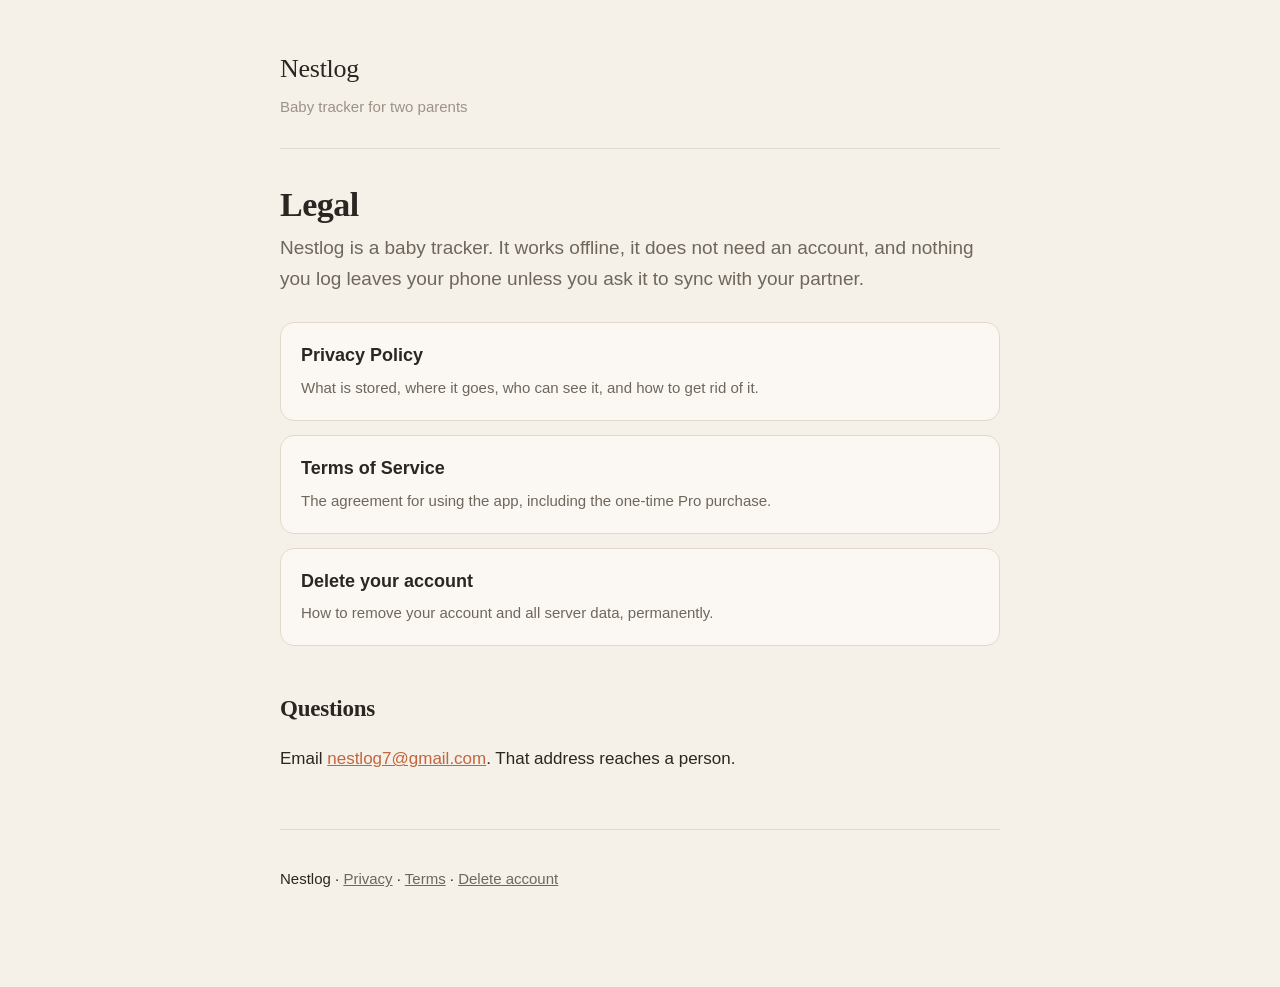
<file: index.html>
<!doctype html>
<html lang="en">
<head>
<meta charset="utf-8">
<meta name="viewport" content="width=device-width, initial-scale=1">
<title>Nestlog — Legal</title>
<link rel="stylesheet" href="style.css">
</head>
<body>
<div class="wrap">

<header class="site">
  <a class="brand" href="./">Nestlog</a>
  <div class="tag">Baby tracker for two parents</div>
</header>

<h1>Legal</h1>

<p class="lede">Nestlog is a baby tracker. It works offline, it does not need an account, and nothing you log leaves your phone unless you ask it to sync with your partner.</p>

<div class="nav-cards">
  <a class="nav-card" href="privacy.html">
    <strong>Privacy Policy</strong>
    <span>What is stored, where it goes, who can see it, and how to get rid of it.</span>
  </a>
  <a class="nav-card" href="terms.html">
    <strong>Terms of Service</strong>
    <span>The agreement for using the app, including the one-time Pro purchase.</span>
  </a>
  <a class="nav-card" href="delete-account.html">
    <strong>Delete your account</strong>
    <span>How to remove your account and all server data, permanently.</span>
  </a>
</div>

<h2>Questions</h2>

<p>Email <a href="mailto:nestlog7@gmail.com">nestlog7@gmail.com</a>. That address reaches a person.</p>

<footer class="site">
  <p>Nestlog &middot; <a href="privacy.html">Privacy</a> &middot; <a href="terms.html">Terms</a> &middot; <a href="delete-account.html">Delete account</a></p>
</footer>

</div>
</body>
</html>
</file>
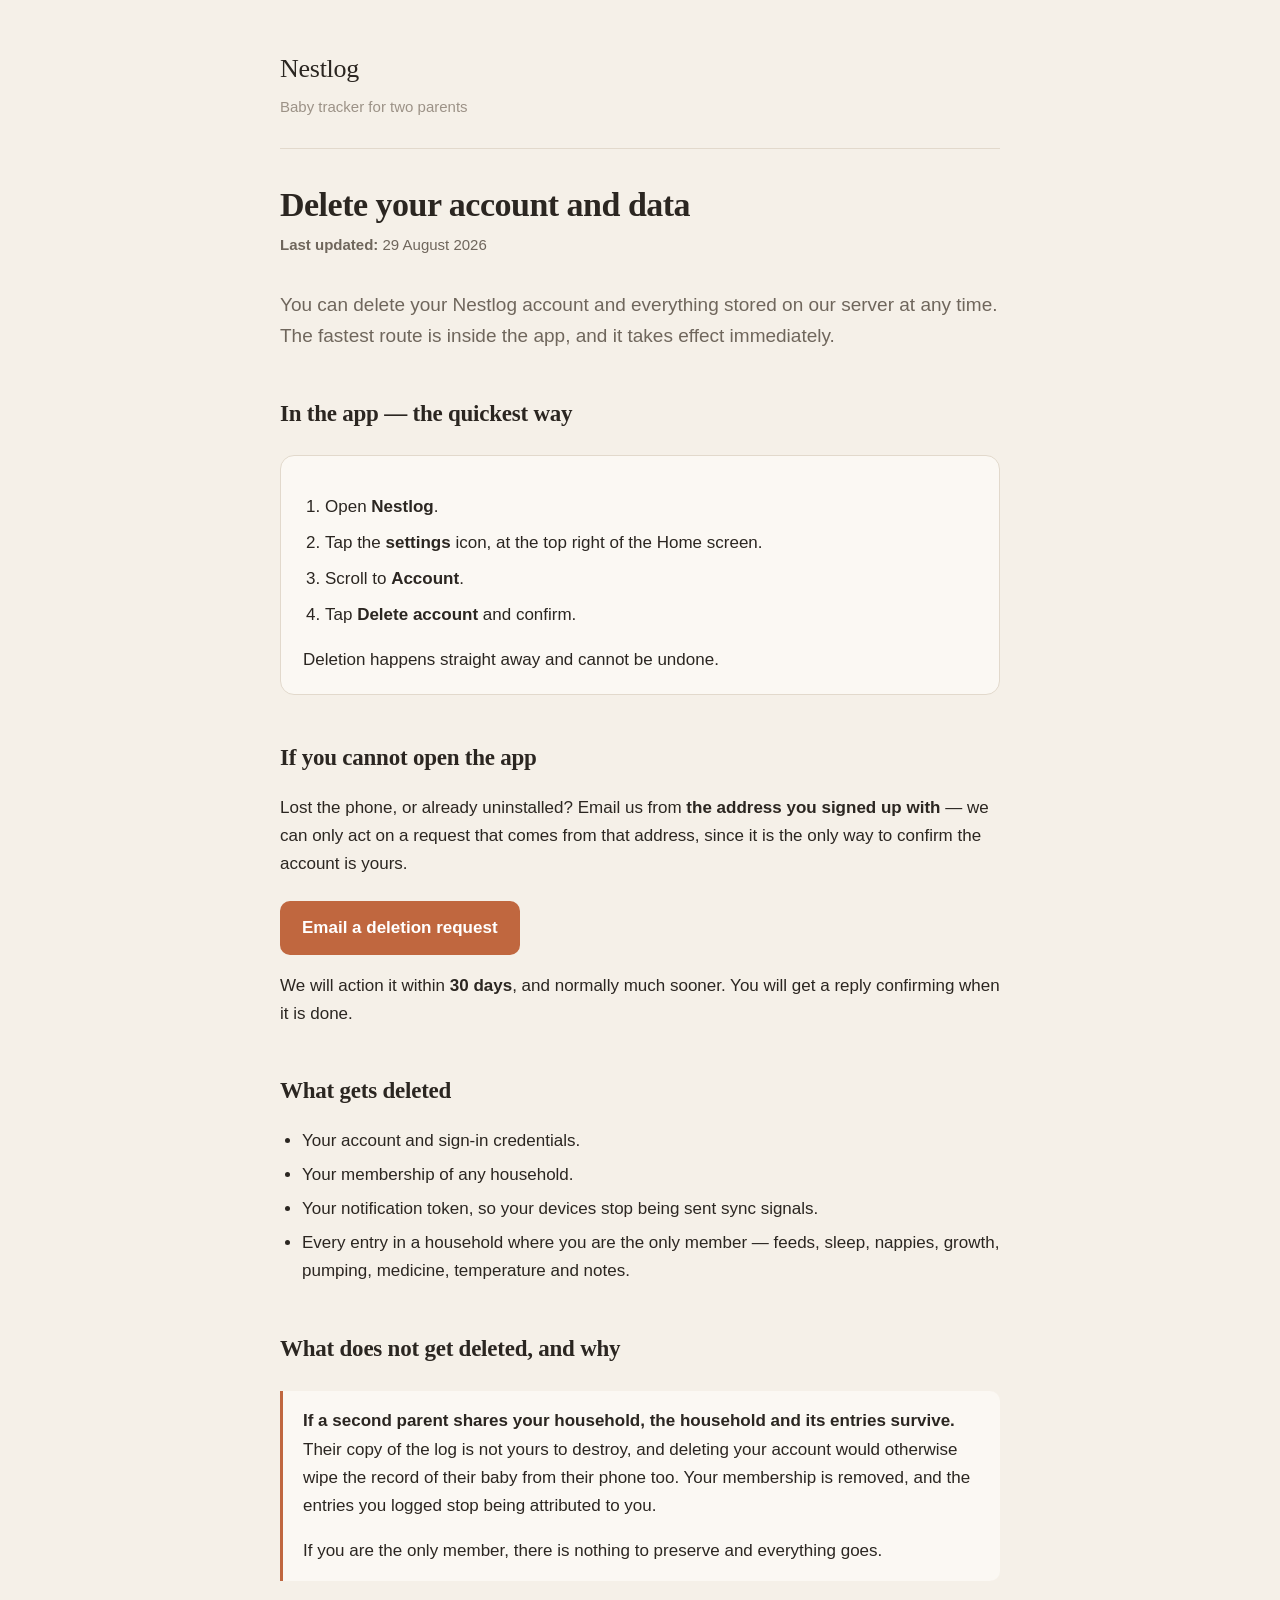
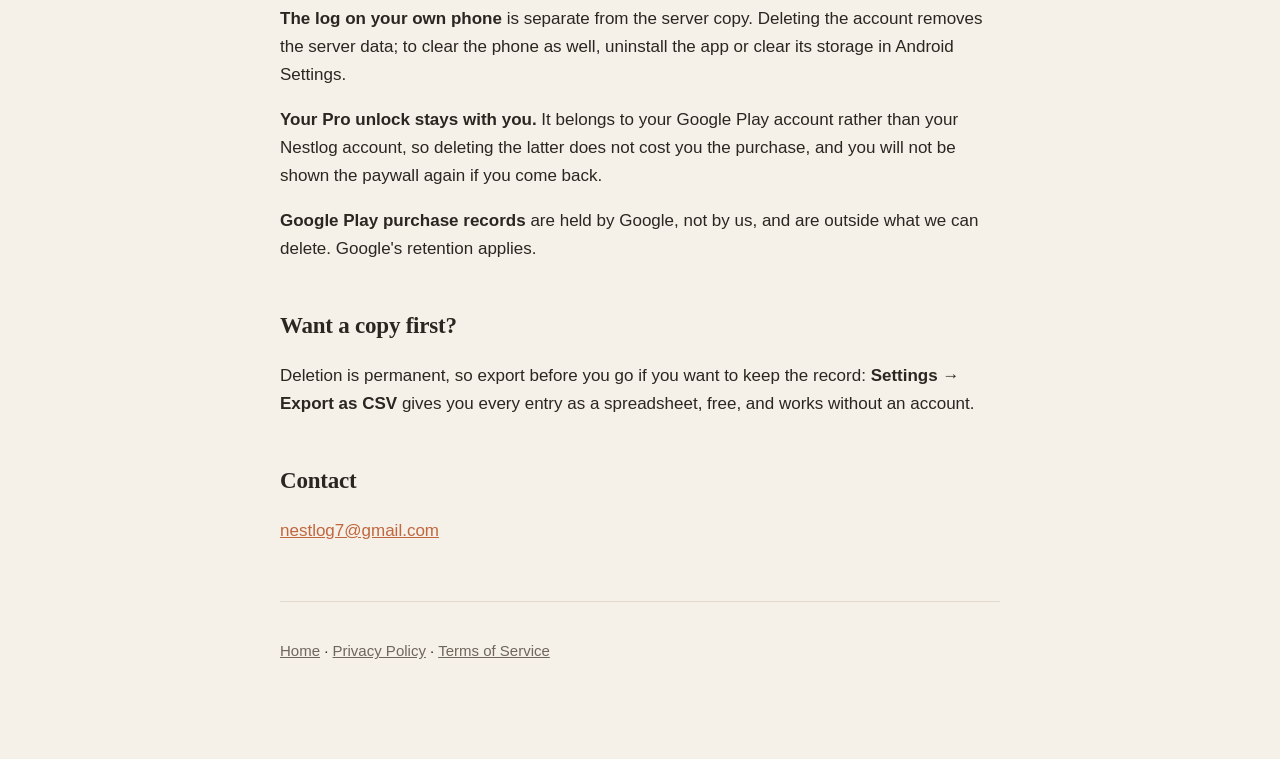
<file: delete-account.html>
<!doctype html>
<html lang="en">
<head>
<meta charset="utf-8">
<meta name="viewport" content="width=device-width, initial-scale=1">
<title>Delete your account — Nestlog</title>
<link rel="stylesheet" href="style.css">
<style>
  .btn {
    display: inline-block;
    background: var(--amber);
    color: #fff;
    text-decoration: none;
    padding: 13px 22px;
    border-radius: 10px;
    font-weight: 600;
    margin-top: 6px;
  }
  .btn:hover { opacity: 0.92; }
  ol { padding-left: 22px; }
  ol li { margin-bottom: 8px; }
</style>
</head>
<body>
<div class="wrap">

<header class="site">
  <a class="brand" href="./">Nestlog</a>
  <div class="tag">Baby tracker for two parents</div>
</header>

<h1>Delete your account and data</h1>
<p class="dates"><strong>Last updated:</strong> 29 August 2026</p>

<p class="lede">You can delete your Nestlog account and everything stored on our server at any time. The fastest route is inside the app, and it takes effect immediately.</p>

<h2>In the app &mdash; the quickest way</h2>

<div class="card">
<ol>
  <li>Open <strong>Nestlog</strong>.</li>
  <li>Tap the <strong>settings</strong> icon, at the top right of the Home screen.</li>
  <li>Scroll to <strong>Account</strong>.</li>
  <li>Tap <strong>Delete account</strong> and confirm.</li>
</ol>
<p>Deletion happens straight away and cannot be undone.</p>
</div>

<h2>If you cannot open the app</h2>

<p>Lost the phone, or already uninstalled? Email us from <strong>the address you signed up with</strong> &mdash; we can only act on a request that comes from that address, since it is the only way to confirm the account is yours.</p>

<p><a class="btn" href="mailto:nestlog7@gmail.com?subject=Nestlog%20account%20deletion%20request&amp;body=Please%20delete%20my%20Nestlog%20account%20and%20all%20data%20associated%20with%20it.%0A%0AI%20am%20sending%20this%20from%20the%20email%20address%20I%20signed%20up%20with.%0A">Email a deletion request</a></p>

<p>We will action it within <strong>30 days</strong>, and normally much sooner. You will get a reply confirming when it is done.</p>

<h2>What gets deleted</h2>

<ul>
  <li>Your account and sign-in credentials.</li>
  <li>Your membership of any household.</li>
  <li>Your notification token, so your devices stop being sent sync signals.</li>
  <li>Every entry in a household where you are the only member &mdash; feeds, sleep, nappies, growth, pumping, medicine, temperature and notes.</li>
</ul>

<h2>What does not get deleted, and why</h2>

<div class="callout">
<p><strong>If a second parent shares your household, the household and its entries survive.</strong> Their copy of the log is not yours to destroy, and deleting your account would otherwise wipe the record of their baby from their phone too. Your membership is removed, and the entries you logged stop being attributed to you.</p>
<p>If you are the only member, there is nothing to preserve and everything goes.</p>
</div>

<p><strong>The log on your own phone</strong> is separate from the server copy. Deleting the account removes the server data; to clear the phone as well, uninstall the app or clear its storage in Android Settings.</p>

<p><strong>Your Pro unlock stays with you.</strong> It belongs to your Google Play account rather than your Nestlog account, so deleting the latter does not cost you the purchase, and you will not be shown the paywall again if you come back.</p>

<p><strong>Google Play purchase records</strong> are held by Google, not by us, and are outside what we can delete. Google's retention applies.</p>

<h2>Want a copy first?</h2>

<p>Deletion is permanent, so export before you go if you want to keep the record: <strong>Settings &rarr; Export as CSV</strong> gives you every entry as a spreadsheet, free, and works without an account.</p>

<h2>Contact</h2>

<p><a href="mailto:nestlog7@gmail.com">nestlog7@gmail.com</a></p>

<footer class="site">
  <p><a href="./">Home</a> &middot; <a href="privacy.html">Privacy Policy</a> &middot; <a href="terms.html">Terms of Service</a></p>
</footer>

</div>
</body>
</html>
</file>
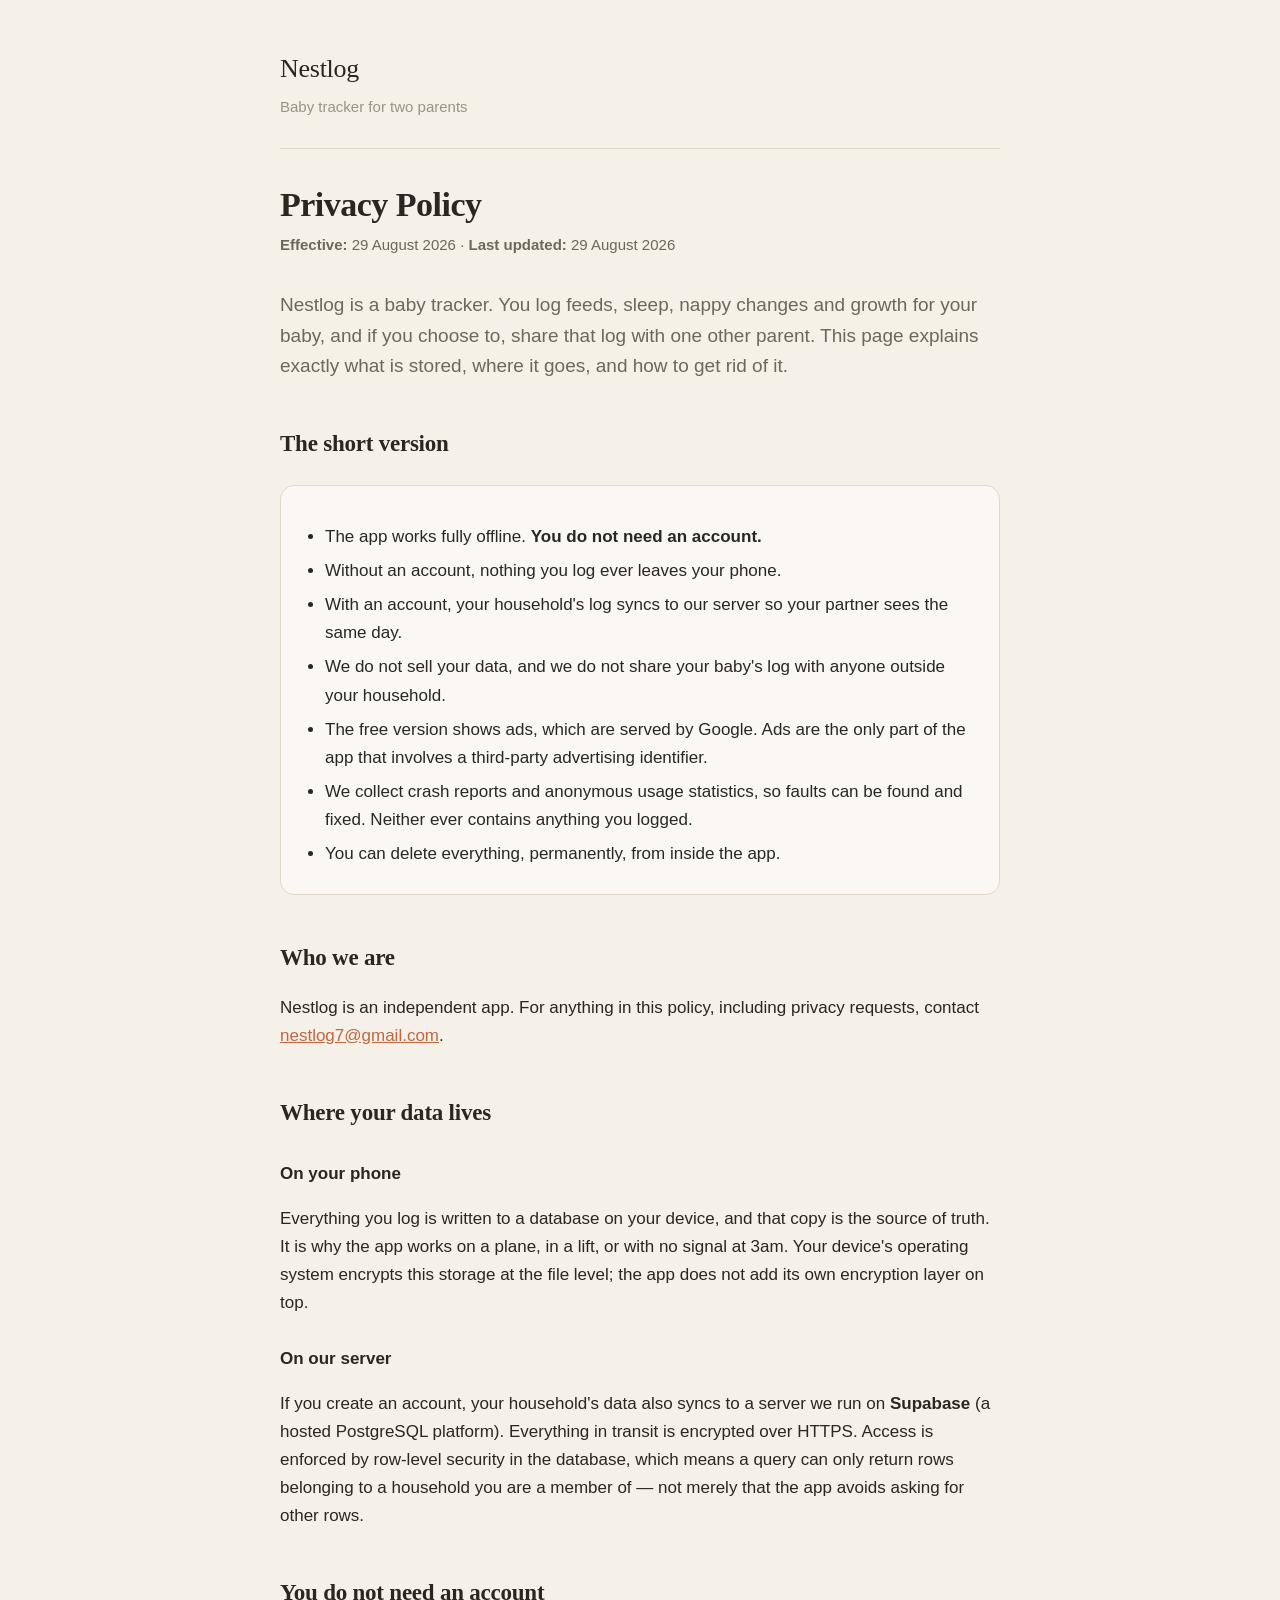
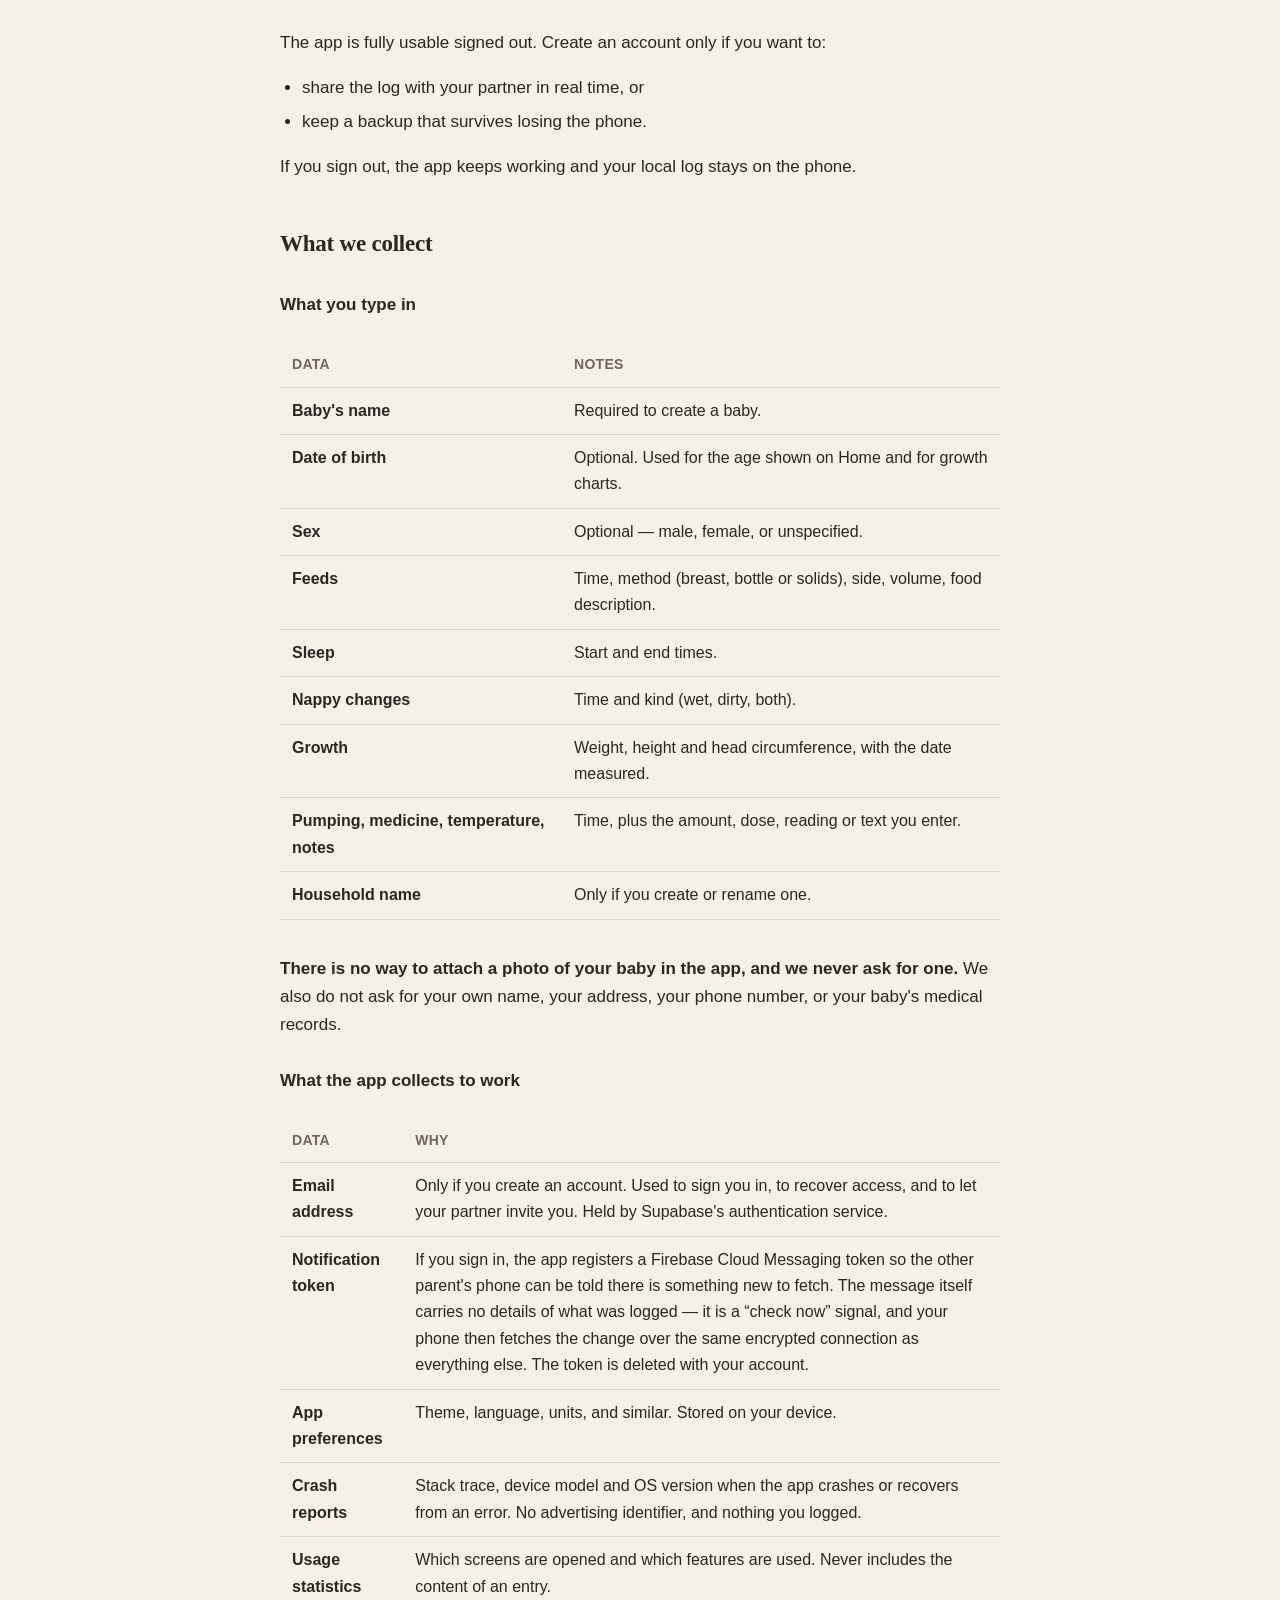
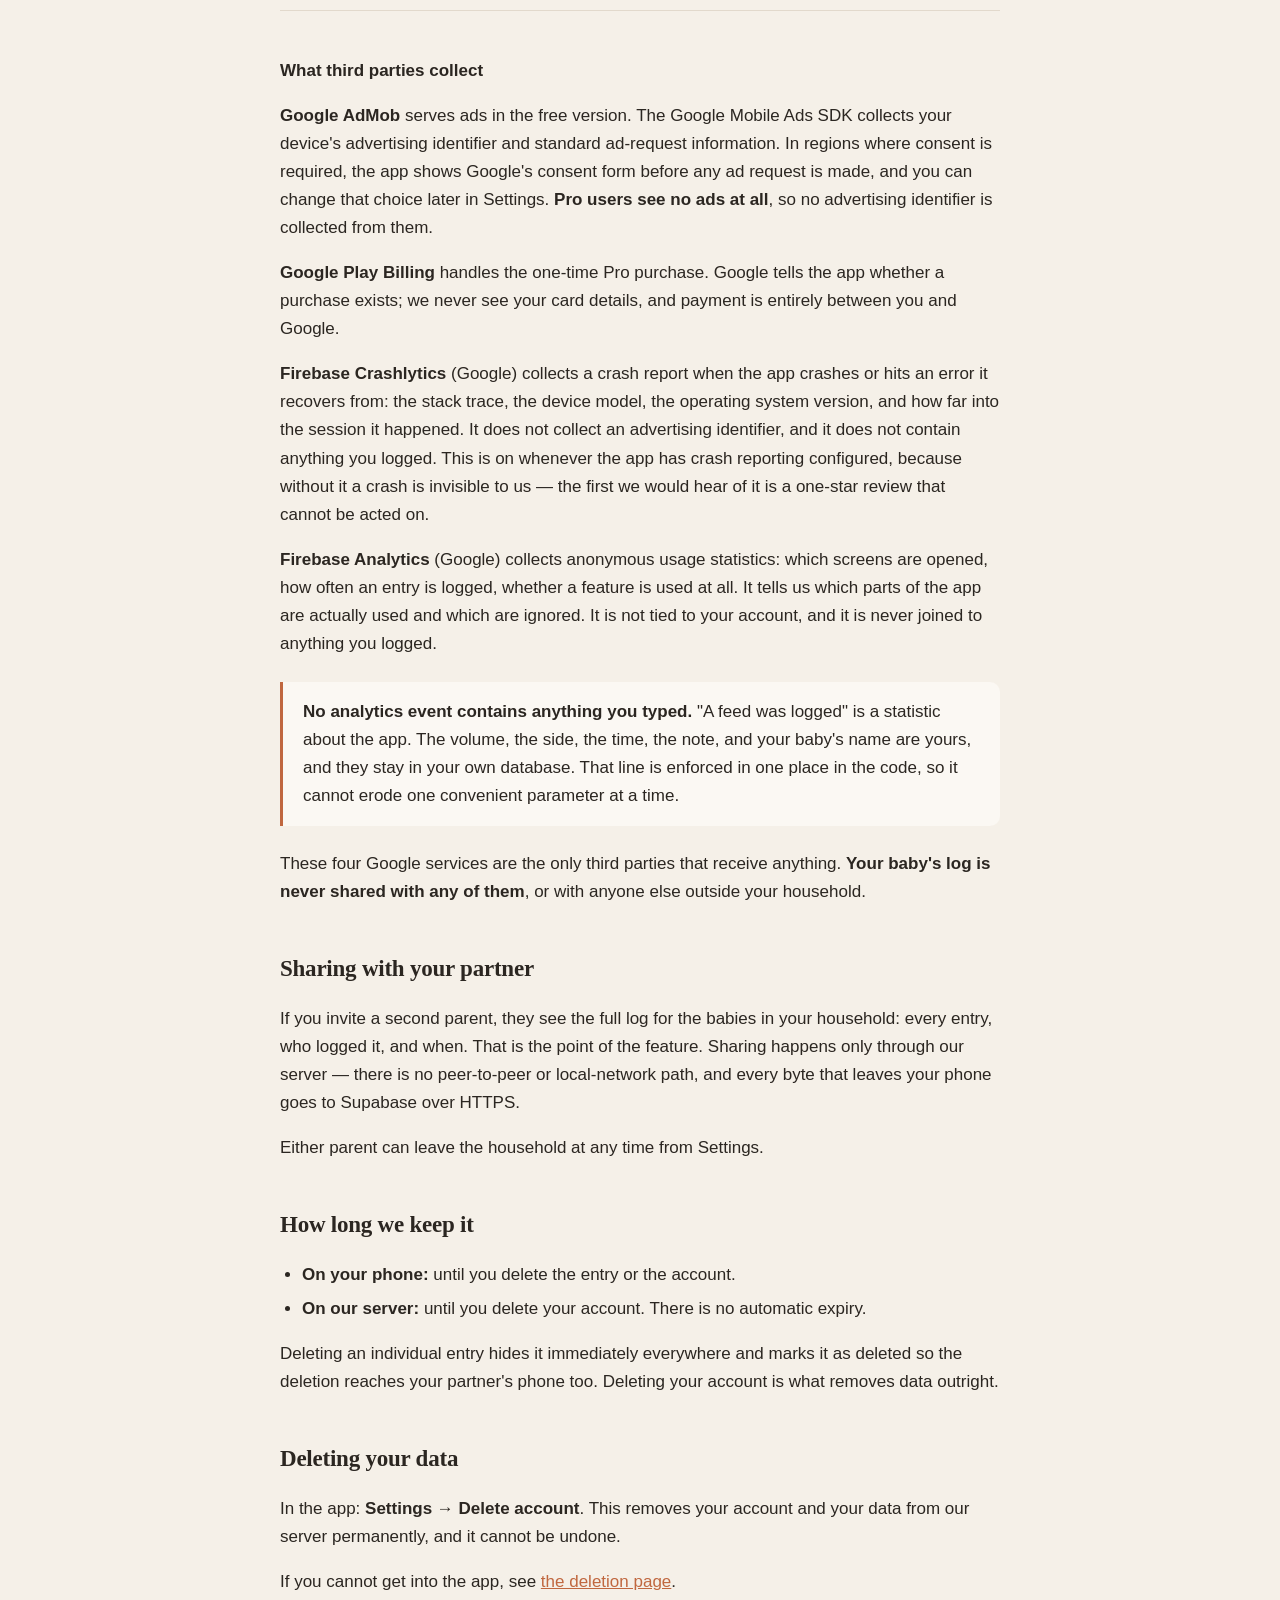
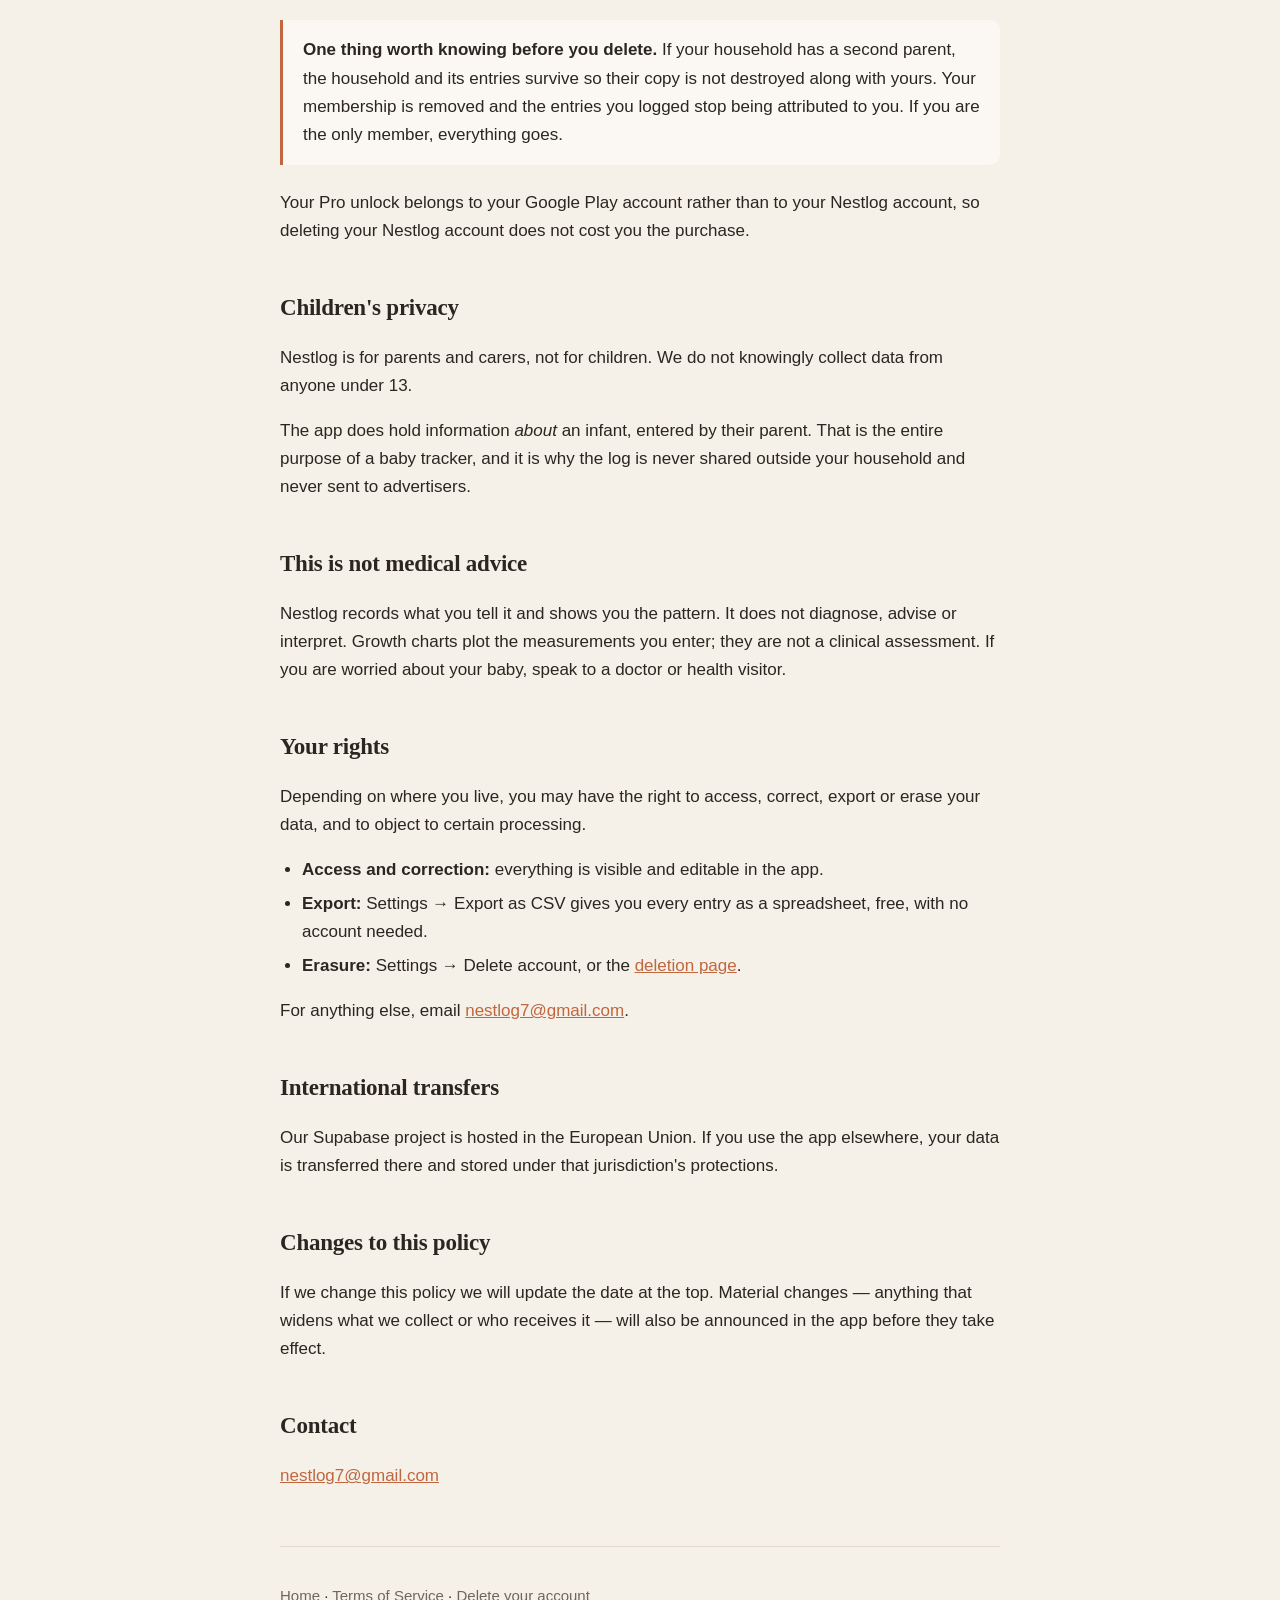
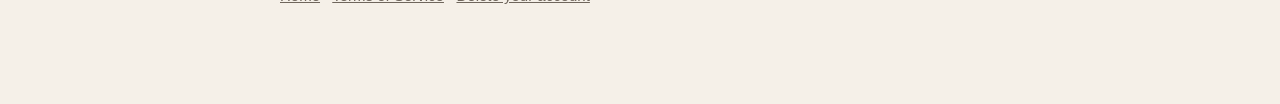
<file: privacy.html>
<!doctype html>
<html lang="en">
<head>
<meta charset="utf-8">
<meta name="viewport" content="width=device-width, initial-scale=1">
<title>Privacy Policy — Nestlog</title>
<link rel="stylesheet" href="style.css">
</head>
<body>
<div class="wrap">

<header class="site">
  <a class="brand" href="./">Nestlog</a>
  <div class="tag">Baby tracker for two parents</div>
</header>

<h1>Privacy Policy</h1>
<p class="dates"><strong>Effective:</strong> 29 August 2026 &middot; <strong>Last updated:</strong> 29 August 2026</p>

<p class="lede">Nestlog is a baby tracker. You log feeds, sleep, nappy changes and growth for your baby, and if you choose to, share that log with one other parent. This page explains exactly what is stored, where it goes, and how to get rid of it.</p>

<h2>The short version</h2>

<div class="card">
<ul>
  <li>The app works fully offline. <strong>You do not need an account.</strong></li>
  <li>Without an account, nothing you log ever leaves your phone.</li>
  <li>With an account, your household's log syncs to our server so your partner sees the same day.</li>
  <li>We do not sell your data, and we do not share your baby's log with anyone outside your household.</li>
  <li>The free version shows ads, which are served by Google. Ads are the only part of the app that involves a third-party advertising identifier.</li>
  <li>We collect crash reports and anonymous usage statistics, so faults can be found and fixed. Neither ever contains anything you logged.</li>
  <li>You can delete everything, permanently, from inside the app.</li>
</ul>
</div>

<h2>Who we are</h2>

<p>Nestlog is an independent app. For anything in this policy, including privacy requests, contact <a href="mailto:nestlog7@gmail.com">nestlog7@gmail.com</a>.</p>

<h2>Where your data lives</h2>

<h3>On your phone</h3>

<p>Everything you log is written to a database on your device, and that copy is the source of truth. It is why the app works on a plane, in a lift, or with no signal at 3am. Your device's operating system encrypts this storage at the file level; the app does not add its own encryption layer on top.</p>

<h3>On our server</h3>

<p>If you create an account, your household's data also syncs to a server we run on <strong>Supabase</strong> (a hosted PostgreSQL platform). Everything in transit is encrypted over HTTPS. Access is enforced by row-level security in the database, which means a query can only return rows belonging to a household you are a member of &mdash; not merely that the app avoids asking for other rows.</p>

<h2>You do not need an account</h2>

<p>The app is fully usable signed out. Create an account only if you want to:</p>

<ul>
  <li>share the log with your partner in real time, or</li>
  <li>keep a backup that survives losing the phone.</li>
</ul>

<p>If you sign out, the app keeps working and your local log stays on the phone.</p>

<h2>What we collect</h2>

<h3>What you type in</h3>

<div class="table-scroll">
<table>
  <tr><th>Data</th><th>Notes</th></tr>
  <tr><td><strong>Baby's name</strong></td><td>Required to create a baby.</td></tr>
  <tr><td><strong>Date of birth</strong></td><td>Optional. Used for the age shown on Home and for growth charts.</td></tr>
  <tr><td><strong>Sex</strong></td><td>Optional &mdash; male, female, or unspecified.</td></tr>
  <tr><td><strong>Feeds</strong></td><td>Time, method (breast, bottle or solids), side, volume, food description.</td></tr>
  <tr><td><strong>Sleep</strong></td><td>Start and end times.</td></tr>
  <tr><td><strong>Nappy changes</strong></td><td>Time and kind (wet, dirty, both).</td></tr>
  <tr><td><strong>Growth</strong></td><td>Weight, height and head circumference, with the date measured.</td></tr>
  <tr><td><strong>Pumping, medicine, temperature, notes</strong></td><td>Time, plus the amount, dose, reading or text you enter.</td></tr>
  <tr><td><strong>Household name</strong></td><td>Only if you create or rename one.</td></tr>
</table>
</div>

<p><strong>There is no way to attach a photo of your baby in the app, and we never ask for one.</strong> We also do not ask for your own name, your address, your phone number, or your baby's medical records.</p>

<h3>What the app collects to work</h3>

<div class="table-scroll">
<table>
  <tr><th>Data</th><th>Why</th></tr>
  <tr><td><strong>Email address</strong></td><td>Only if you create an account. Used to sign you in, to recover access, and to let your partner invite you. Held by Supabase's authentication service.</td></tr>
  <tr><td><strong>Notification token</strong></td><td>If you sign in, the app registers a Firebase Cloud Messaging token so the other parent's phone can be told there is something new to fetch. The message itself carries no details of what was logged &mdash; it is a &ldquo;check now&rdquo; signal, and your phone then fetches the change over the same encrypted connection as everything else. The token is deleted with your account.</td></tr>
  <tr><td><strong>App preferences</strong></td><td>Theme, language, units, and similar. Stored on your device.</td></tr>
  <tr><td><strong>Crash reports</strong></td><td>Stack trace, device model and OS version when the app crashes or recovers from an error. No advertising identifier, and nothing you logged.</td></tr>
  <tr><td><strong>Usage statistics</strong></td><td>Which screens are opened and which features are used. Never includes the content of an entry.</td></tr>
</table>
</div>

<h3>What third parties collect</h3>

<p><strong>Google AdMob</strong> serves ads in the free version. The Google Mobile Ads SDK collects your device's advertising identifier and standard ad-request information. In regions where consent is required, the app shows Google's consent form before any ad request is made, and you can change that choice later in Settings. <strong>Pro users see no ads at all</strong>, so no advertising identifier is collected from them.</p>

<p><strong>Google Play Billing</strong> handles the one-time Pro purchase. Google tells the app whether a purchase exists; we never see your card details, and payment is entirely between you and Google.</p>

<p><strong>Firebase Crashlytics</strong> (Google) collects a crash report when the app crashes or hits an error it recovers from: the stack trace, the device model, the operating system version, and how far into the session it happened. It does not collect an advertising identifier, and it does not contain anything you logged. This is on whenever the app has crash reporting configured, because without it a crash is invisible to us &mdash; the first we would hear of it is a one-star review that cannot be acted on.</p>

<p><strong>Firebase Analytics</strong> (Google) collects anonymous usage statistics: which screens are opened, how often an entry is logged, whether a feature is used at all. It tells us which parts of the app are actually used and which are ignored. It is not tied to your account, and it is never joined to anything you logged.</p>

<div class="callout">
<p><strong>No analytics event contains anything you typed.</strong> "A feed was logged" is a statistic about the app. The volume, the side, the time, the note, and your baby's name are yours, and they stay in your own database. That line is enforced in one place in the code, so it cannot erode one convenient parameter at a time.</p>
</div>

<p>These four Google services are the only third parties that receive anything. <strong>Your baby's log is never shared with any of them</strong>, or with anyone else outside your household.</p>

<h2>Sharing with your partner</h2>

<p>If you invite a second parent, they see the full log for the babies in your household: every entry, who logged it, and when. That is the point of the feature. Sharing happens only through our server &mdash; there is no peer-to-peer or local-network path, and every byte that leaves your phone goes to Supabase over HTTPS.</p>

<p>Either parent can leave the household at any time from Settings.</p>

<h2>How long we keep it</h2>

<ul>
  <li><strong>On your phone:</strong> until you delete the entry or the account.</li>
  <li><strong>On our server:</strong> until you delete your account. There is no automatic expiry.</li>
</ul>

<p>Deleting an individual entry hides it immediately everywhere and marks it as deleted so the deletion reaches your partner's phone too. Deleting your account is what removes data outright.</p>

<h2>Deleting your data</h2>

<p>In the app: <strong>Settings &rarr; Delete account</strong>. This removes your account and your data from our server permanently, and it cannot be undone.</p>

<p>If you cannot get into the app, see <a href="delete-account.html">the deletion page</a>.</p>

<div class="callout">
<p><strong>One thing worth knowing before you delete.</strong> If your household has a second parent, the household and its entries survive so their copy is not destroyed along with yours. Your membership is removed and the entries you logged stop being attributed to you. If you are the only member, everything goes.</p>
</div>

<p>Your Pro unlock belongs to your Google Play account rather than to your Nestlog account, so deleting your Nestlog account does not cost you the purchase.</p>

<h2>Children's privacy</h2>

<p>Nestlog is for parents and carers, not for children. We do not knowingly collect data from anyone under 13.</p>

<p>The app does hold information <em>about</em> an infant, entered by their parent. That is the entire purpose of a baby tracker, and it is why the log is never shared outside your household and never sent to advertisers.</p>

<h2>This is not medical advice</h2>

<p>Nestlog records what you tell it and shows you the pattern. It does not diagnose, advise or interpret. Growth charts plot the measurements you enter; they are not a clinical assessment. If you are worried about your baby, speak to a doctor or health visitor.</p>

<h2>Your rights</h2>

<p>Depending on where you live, you may have the right to access, correct, export or erase your data, and to object to certain processing.</p>

<ul>
  <li><strong>Access and correction:</strong> everything is visible and editable in the app.</li>
  <li><strong>Export:</strong> Settings &rarr; Export as CSV gives you every entry as a spreadsheet, free, with no account needed.</li>
  <li><strong>Erasure:</strong> Settings &rarr; Delete account, or the <a href="delete-account.html">deletion page</a>.</li>
</ul>

<p>For anything else, email <a href="mailto:nestlog7@gmail.com">nestlog7@gmail.com</a>.</p>

<h2>International transfers</h2>

<p>Our Supabase project is hosted in the European Union. If you use the app elsewhere, your data is transferred there and stored under that jurisdiction's protections.</p>

<h2>Changes to this policy</h2>

<p>If we change this policy we will update the date at the top. Material changes &mdash; anything that widens what we collect or who receives it &mdash; will also be announced in the app before they take effect.</p>

<h2>Contact</h2>

<p><a href="mailto:nestlog7@gmail.com">nestlog7@gmail.com</a></p>

<footer class="site">
  <p><a href="./">Home</a> &middot; <a href="terms.html">Terms of Service</a> &middot; <a href="delete-account.html">Delete your account</a></p>
</footer>

</div>
</body>
</html>
</file>
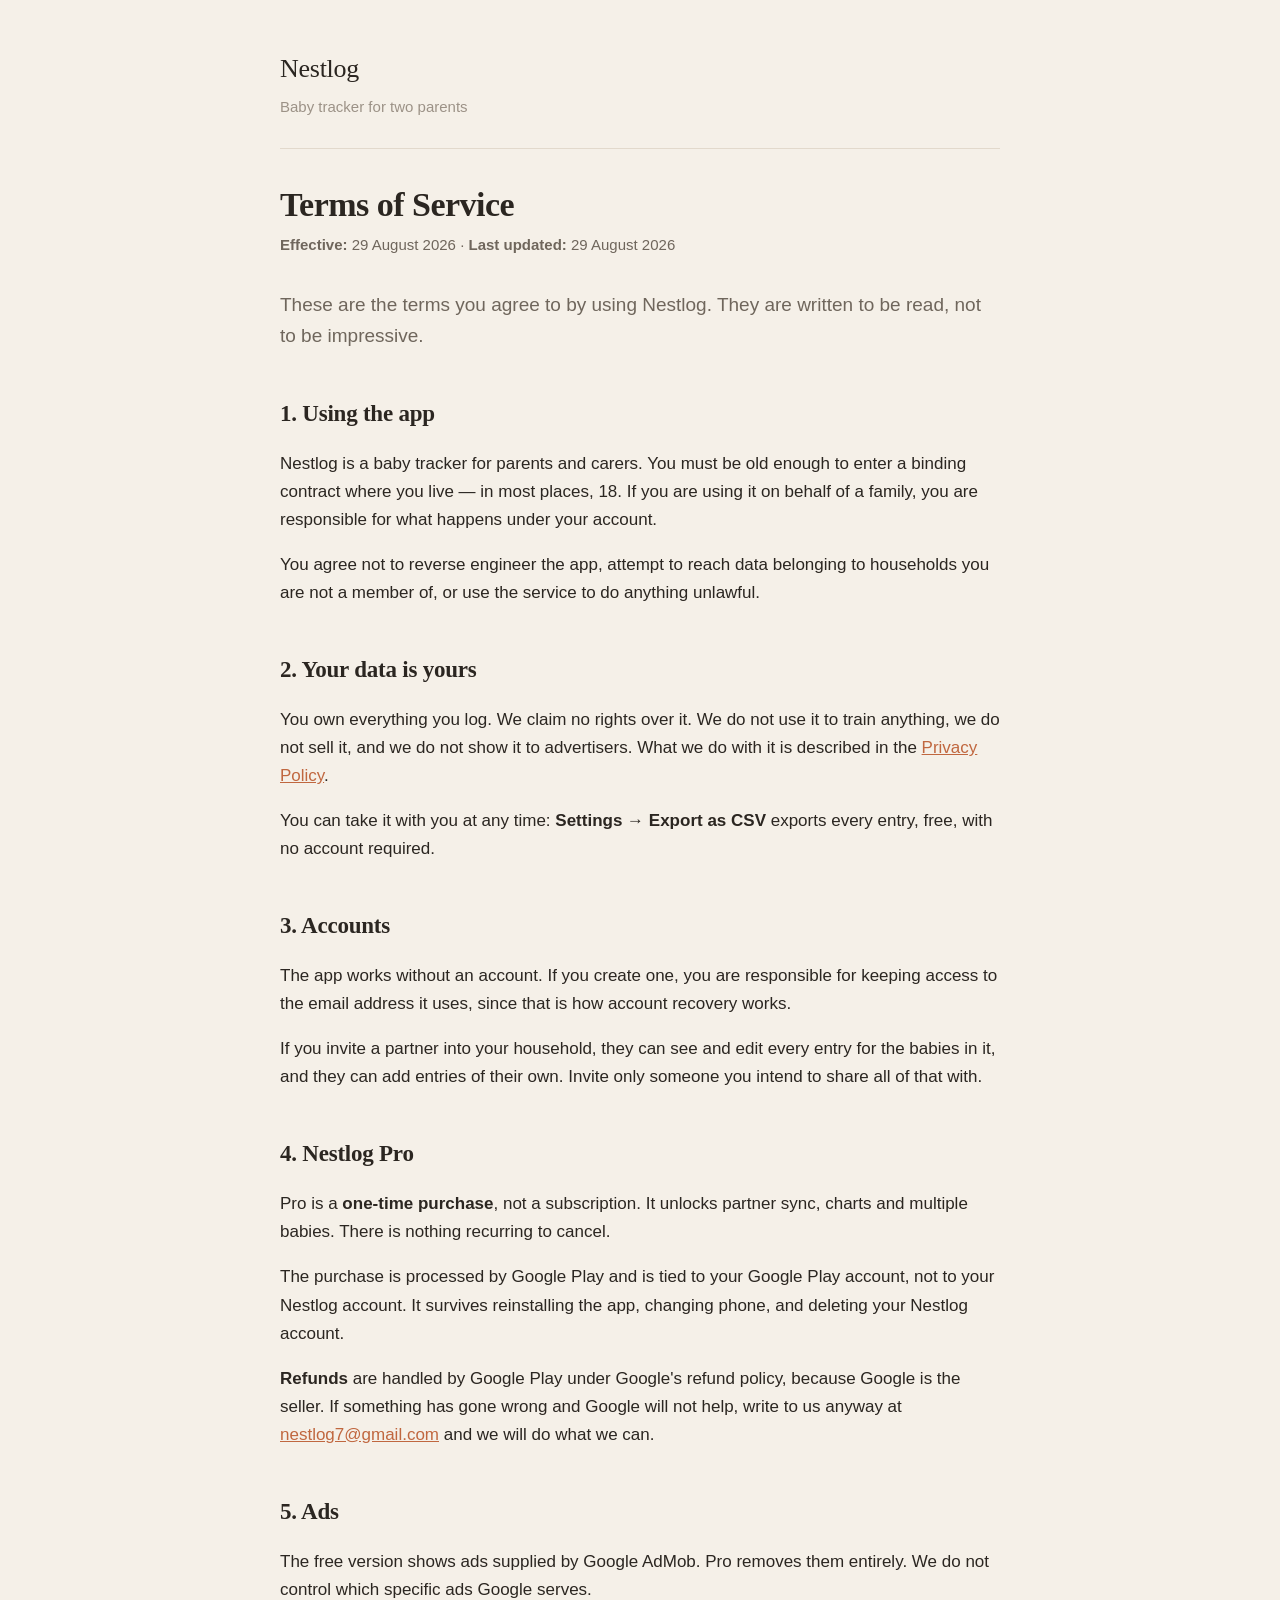
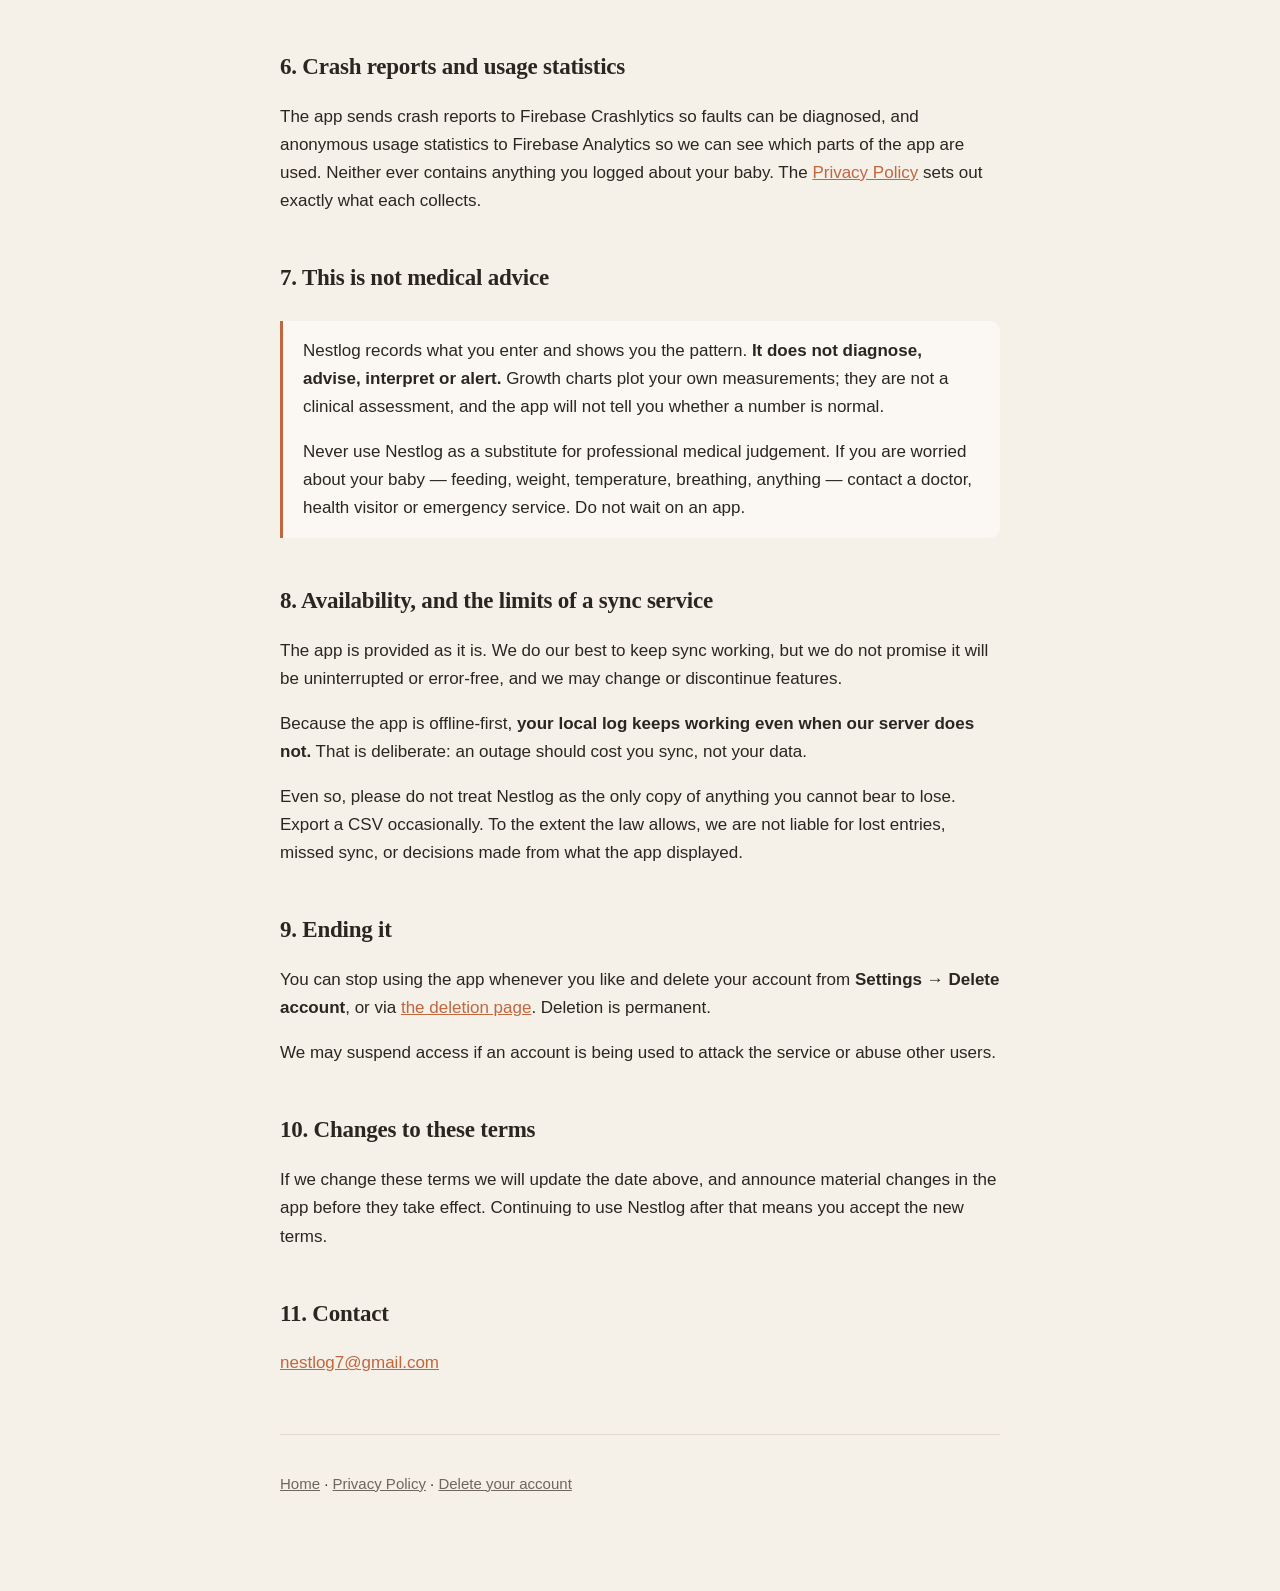
<file: terms.html>
<!doctype html>
<html lang="en">
<head>
<meta charset="utf-8">
<meta name="viewport" content="width=device-width, initial-scale=1">
<title>Terms of Service — Nestlog</title>
<link rel="stylesheet" href="style.css">
</head>
<body>
<div class="wrap">

<header class="site">
  <a class="brand" href="./">Nestlog</a>
  <div class="tag">Baby tracker for two parents</div>
</header>

<h1>Terms of Service</h1>
<p class="dates"><strong>Effective:</strong> 29 August 2026 &middot; <strong>Last updated:</strong> 29 August 2026</p>

<p class="lede">These are the terms you agree to by using Nestlog. They are written to be read, not to be impressive.</p>

<h2>1. Using the app</h2>

<p>Nestlog is a baby tracker for parents and carers. You must be old enough to enter a binding contract where you live &mdash; in most places, 18. If you are using it on behalf of a family, you are responsible for what happens under your account.</p>

<p>You agree not to reverse engineer the app, attempt to reach data belonging to households you are not a member of, or use the service to do anything unlawful.</p>

<h2>2. Your data is yours</h2>

<p>You own everything you log. We claim no rights over it. We do not use it to train anything, we do not sell it, and we do not show it to advertisers. What we do with it is described in the <a href="privacy.html">Privacy Policy</a>.</p>

<p>You can take it with you at any time: <strong>Settings &rarr; Export as CSV</strong> exports every entry, free, with no account required.</p>

<h2>3. Accounts</h2>

<p>The app works without an account. If you create one, you are responsible for keeping access to the email address it uses, since that is how account recovery works.</p>

<p>If you invite a partner into your household, they can see and edit every entry for the babies in it, and they can add entries of their own. Invite only someone you intend to share all of that with.</p>

<h2>4. Nestlog Pro</h2>

<p>Pro is a <strong>one-time purchase</strong>, not a subscription. It unlocks partner sync, charts and multiple babies. There is nothing recurring to cancel.</p>

<p>The purchase is processed by Google Play and is tied to your Google Play account, not to your Nestlog account. It survives reinstalling the app, changing phone, and deleting your Nestlog account.</p>

<p><strong>Refunds</strong> are handled by Google Play under Google's refund policy, because Google is the seller. If something has gone wrong and Google will not help, write to us anyway at <a href="mailto:nestlog7@gmail.com">nestlog7@gmail.com</a> and we will do what we can.</p>

<h2>5. Ads</h2>

<p>The free version shows ads supplied by Google AdMob. Pro removes them entirely. We do not control which specific ads Google serves.</p>

<h2>6. Crash reports and usage statistics</h2>

<p>The app sends crash reports to Firebase Crashlytics so faults can be diagnosed, and anonymous usage statistics to Firebase Analytics so we can see which parts of the app are used. Neither ever contains anything you logged about your baby. The <a href="privacy.html">Privacy Policy</a> sets out exactly what each collects.</p>

<h2>7. This is not medical advice</h2>

<div class="callout">
<p>Nestlog records what you enter and shows you the pattern. <strong>It does not diagnose, advise, interpret or alert.</strong> Growth charts plot your own measurements; they are not a clinical assessment, and the app will not tell you whether a number is normal.</p>
<p>Never use Nestlog as a substitute for professional medical judgement. If you are worried about your baby &mdash; feeding, weight, temperature, breathing, anything &mdash; contact a doctor, health visitor or emergency service. Do not wait on an app.</p>
</div>

<h2>8. Availability, and the limits of a sync service</h2>

<p>The app is provided as it is. We do our best to keep sync working, but we do not promise it will be uninterrupted or error-free, and we may change or discontinue features.</p>

<p>Because the app is offline-first, <strong>your local log keeps working even when our server does not.</strong> That is deliberate: an outage should cost you sync, not your data.</p>

<p>Even so, please do not treat Nestlog as the only copy of anything you cannot bear to lose. Export a CSV occasionally. To the extent the law allows, we are not liable for lost entries, missed sync, or decisions made from what the app displayed.</p>

<h2>9. Ending it</h2>

<p>You can stop using the app whenever you like and delete your account from <strong>Settings &rarr; Delete account</strong>, or via <a href="delete-account.html">the deletion page</a>. Deletion is permanent.</p>

<p>We may suspend access if an account is being used to attack the service or abuse other users.</p>

<h2>10. Changes to these terms</h2>

<p>If we change these terms we will update the date above, and announce material changes in the app before they take effect. Continuing to use Nestlog after that means you accept the new terms.</p>

<h2>11. Contact</h2>

<p><a href="mailto:nestlog7@gmail.com">nestlog7@gmail.com</a></p>

<footer class="site">
  <p><a href="./">Home</a> &middot; <a href="privacy.html">Privacy Policy</a> &middot; <a href="delete-account.html">Delete your account</a></p>
</footer>

</div>
</body>
</html>
</file>
<file: style.css>
/* Nestlog legal pages.
   Palette follows the app: paper ground, amber accent, ink text. */

:root {
  --paper: #f5f0e8;
  --card: #fbf8f3;
  --ink: #2b2621;
  --muted: #6f665c;
  --faint: #9c9287;
  --amber: #c0673f;
  --hairline: #e2d9cc;
  --sleep: #5c6b8a;
}

@media (prefers-color-scheme: dark) {
  :root {
    --paper: #14110e;
    --card: #1c1815;
    --ink: #ece3d6;
    --muted: #a89b8b;
    --faint: #7d7264;
    --amber: #d98a5e;
    --hairline: #2e2822;
    --sleep: #8fa0c0;
  }
}

* { box-sizing: border-box; }

body {
  margin: 0;
  padding: 0 20px 80px;
  background: var(--paper);
  color: var(--ink);
  font: 17px/1.65 -apple-system, BlinkMacSystemFont, "Segoe UI", Roboto, Helvetica, Arial, sans-serif;
  -webkit-text-size-adjust: 100%;
}

.wrap { max-width: 720px; margin: 0 auto; }

header.site {
  padding: 48px 0 28px;
  border-bottom: 1px solid var(--hairline);
  margin-bottom: 36px;
}

header.site a.brand {
  font-family: Georgia, "Times New Roman", serif;
  font-size: 26px;
  color: var(--ink);
  text-decoration: none;
  letter-spacing: -0.01em;
}

header.site .tag { color: var(--faint); font-size: 15px; margin-top: 4px; }

h1 {
  font-family: Georgia, "Times New Roman", serif;
  font-size: 34px;
  line-height: 1.2;
  letter-spacing: -0.015em;
  margin: 0 0 8px;
}

h2 {
  font-family: Georgia, "Times New Roman", serif;
  font-size: 23px;
  margin: 44px 0 10px;
  letter-spacing: -0.01em;
}

h3 { font-size: 17px; margin: 28px 0 6px; }

p, li { color: var(--ink); }
li { margin-bottom: 6px; }
ul { padding-left: 22px; }

a { color: var(--amber); }
a:hover { text-decoration: none; }

.dates {
  color: var(--muted);
  font-size: 15px;
  margin: 0 0 32px;
}

.lede {
  font-size: 19px;
  line-height: 1.6;
  color: var(--muted);
  margin: 0 0 28px;
}

.card {
  background: var(--card);
  border: 1px solid var(--hairline);
  border-radius: 14px;
  padding: 20px 22px;
  margin: 22px 0;
}

.card h3 { margin-top: 0; }
.card p:last-child, .card ul:last-child { margin-bottom: 0; }

.callout {
  border-left: 3px solid var(--amber);
  background: var(--card);
  border-radius: 0 10px 10px 0;
  padding: 16px 20px;
  margin: 24px 0;
}

.callout p:first-child { margin-top: 0; }
.callout p:last-child { margin-bottom: 0; }

table {
  width: 100%;
  border-collapse: collapse;
  margin: 18px 0;
  font-size: 16px;
}

th, td {
  text-align: left;
  padding: 10px 12px;
  border-bottom: 1px solid var(--hairline);
  vertical-align: top;
}

th { color: var(--muted); font-weight: 600; font-size: 14px; letter-spacing: 0.02em; text-transform: uppercase; }

.table-scroll { overflow-x: auto; }

.nav-cards { display: grid; gap: 14px; margin: 28px 0; }

a.nav-card {
  display: block;
  background: var(--card);
  border: 1px solid var(--hairline);
  border-radius: 14px;
  padding: 18px 20px;
  text-decoration: none;
  color: var(--ink);
}

a.nav-card:hover { border-color: var(--amber); }
a.nav-card strong { display: block; font-size: 18px; margin-bottom: 3px; }
a.nav-card span { color: var(--muted); font-size: 15px; }

footer.site {
  margin-top: 56px;
  padding-top: 22px;
  border-top: 1px solid var(--hairline);
  color: var(--faint);
  font-size: 15px;
}

footer.site a { color: var(--muted); }

code {
  background: var(--card);
  border: 1px solid var(--hairline);
  border-radius: 5px;
  padding: 1px 6px;
  font-size: 15px;
}

@media (max-width: 520px) {
  body { font-size: 16px; }
  h1 { font-size: 28px; }
  h2 { font-size: 21px; }
}
</file>
